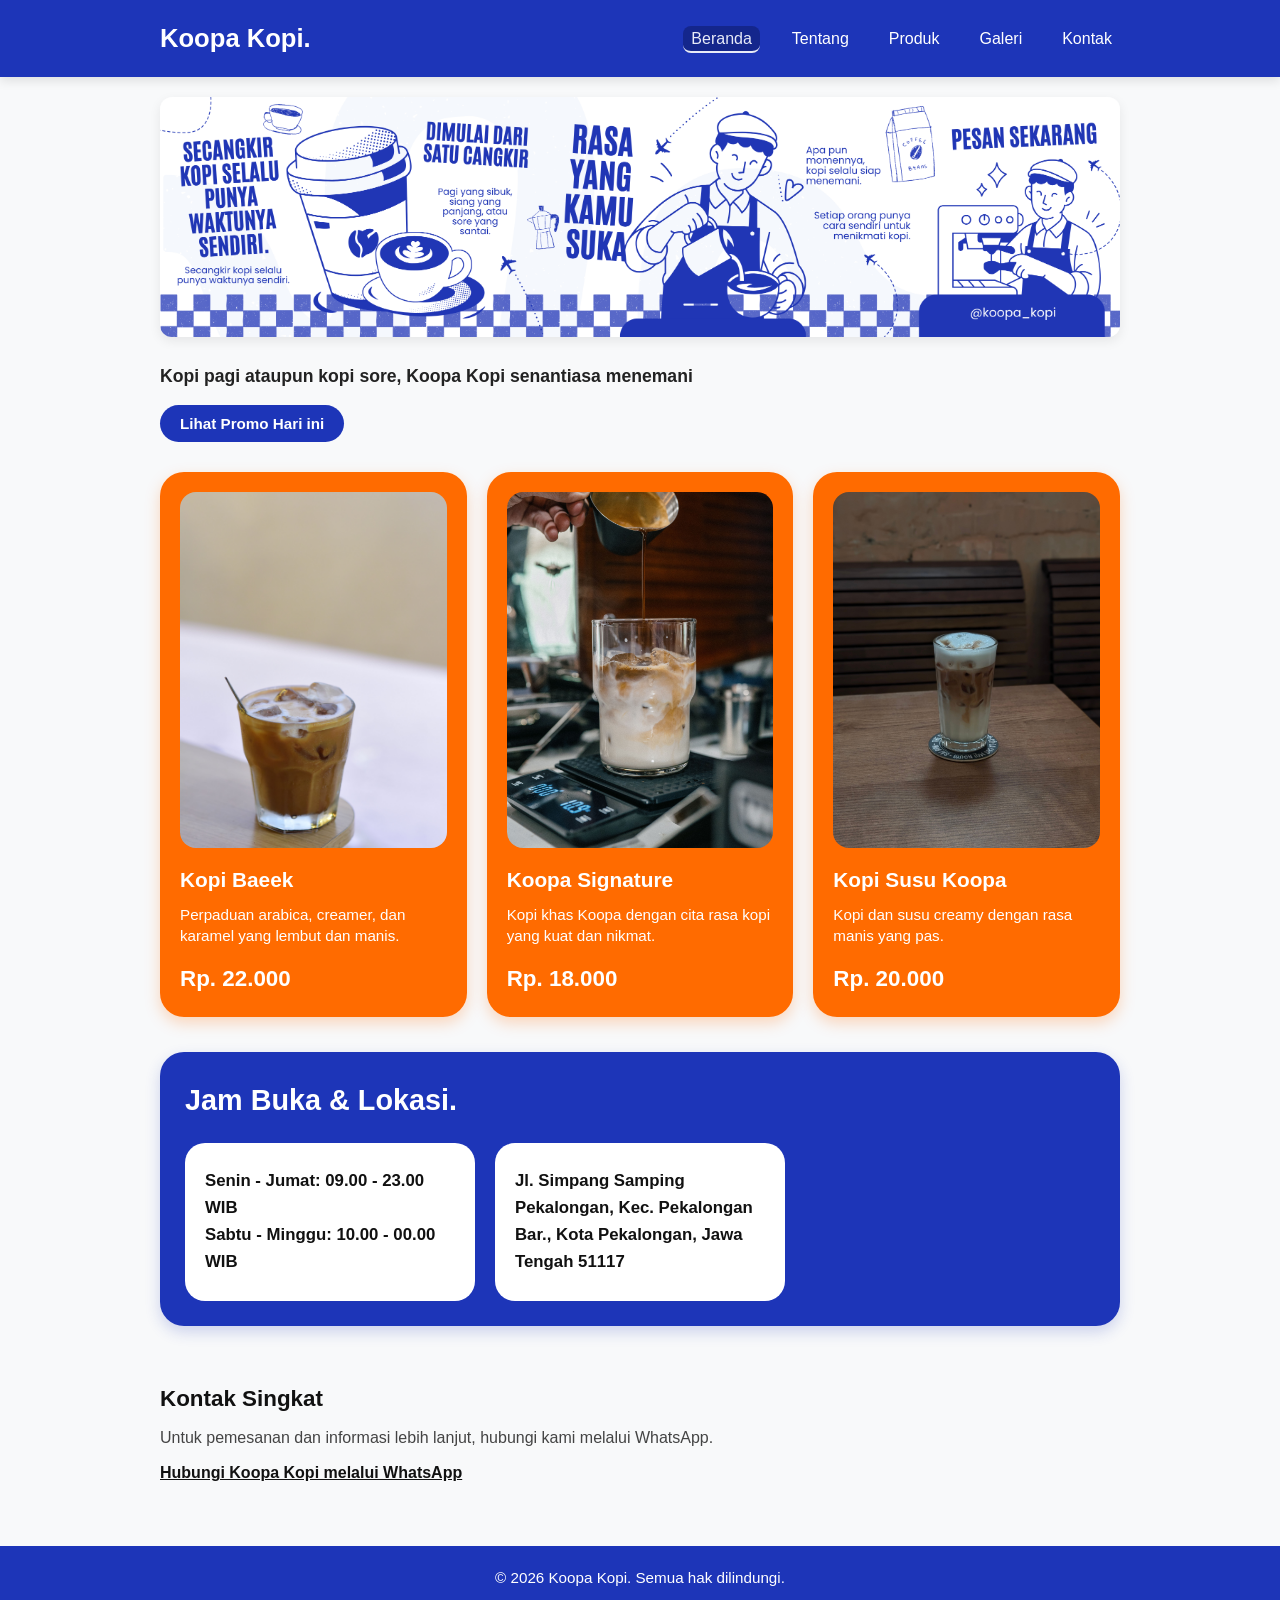
<file: index.html>
<!DOCTYPE html>
<html lang="id">
<head>
  <meta charset="UTF-8">
  <meta name="viewport" content="width=device-width, initial-scale=1.0">
  <title>Koopa Kopi - Beranda</title>
  <link rel="stylesheet" href="css/style.css">
  <script src="js/app.js" defer></script>
</head>
<body>

  <header class="navbar">
  <div class="container nav-container">
    <a href="index.html" class="logo">Koopa Kopi.</a>
    
    <nav>
      <input type="checkbox" id="menu-toggle" class="menu-toggle">
      <label for="menu-toggle" class="hamburger">&#9776;</label>

      <ul class="nav-links">
        <li><a href="index.html" class="active">Beranda</a></li>
        <li><a href="tentang.html">Tentang</a></li>
        <li><a href="produk.html">Produk</a></li>
        <li><a href="galeri.html">Galeri</a></li>
        <li><a href="kontak.html">Kontak</a></li>
      </ul>
    </nav>
  </div>
</header>

  <!-- Main Content -->
  <main class="container">
    <!-- Hero Banner -->
    <section class="hero-section">
      <img src="Assets/images/homebanner.png" alt="Hero Banner Koopa Kopi" class="responsive-banner">
    </section>

    <!-- Sub-headline & Promo -->
    <section class="promo-section">
      <p class="sub-headline">Kopi pagi ataupun kopi sore, Koopa Kopi senantiasa menemani</p>
      <button id="btn-promo" class="btn-primary">Lihat Promo Hari ini</button>
      <div id="promo-box" class="promo-box hidden">
        <strong>BUY 2 GET 1 JIKA BELI LANGSUNG KE OUTLET KOOPA KOPI.</strong>
      </div>
    </section>

    <!-- Menu Cards -->
    <section class="menu-section">
      <div class="card-grid">
        <!-- Card 1 -->
        <article class="card">
          <img src="Assets/images/baeek.png" alt="Kopi Baeek" class="card-img">
          <div class="card-body">
            <h3 class="card-title">Kopi Baeek</h3>
            <p class="card-desc">Perpaduan arabica, creamer, dan karamel yang lembut dan manis.</p>
            <p class="card-price">Rp. 22.000</p>
          </div>
        </article>

        <!-- Card 2 -->
        <article class="card">
          <img src="Assets/images/koopasignature.png" alt="Koopa Signature" class="card-img">
          <div class="card-body">
            <h3 class="card-title">Koopa Signature</h3>
            <p class="card-desc">Kopi khas Koopa dengan cita rasa kopi yang kuat dan nikmat.</p>
            <p class="card-price">Rp. 18.000</p>
          </div>
        </article>

        <!-- Card 3 -->
        <article class="card">
          <img src="Assets/images/kopsukoopa.png" alt="Kopi Susu Koopa" class="card-img">
          <div class="card-body">
            <h3 class="card-title">Kopi Susu Koopa</h3>
            <p class="card-desc">Kopi dan susu creamy dengan rasa manis yang pas.</p>
            <p class="card-price">Rp. 20.000</p>
          </div>
        </article>
      </div>
    </section>

    <!-- Jam Buka & Lokasi -->
    <section class="info-section">
      <h2 class="info-main-title">Jam Buka & Lokasi.</h2>
      <div class="info-grid">
        <div class="info-box">
          <p><strong>Senin - Jumat: 09.00 - 23.00 WIB</strong></p>
          <p><strong>Sabtu - Minggu: 10.00 - 00.00 WIB</strong></p>
        </div>
        <div class="info-box">
          <p><strong>Jl. Simpang Samping Pekalongan, Kec. Pekalongan Bar., Kota Pekalongan, Jawa Tengah 51117</strong></p>
        </div>
      </div>
    </section>

    <!-- Kontak Singkat -->
    <section id="kontak" class="contact-section">
      <h2>Kontak Singkat</h2>
      <p>Untuk pemesanan dan informasi lebih lanjut, hubungi kami melalui WhatsApp.</p>
      <a href="https://wa.me/" target="_blank" rel="noopener noreferrer" class="btn-whatsapp">Hubungi Koopa Kopi melalui WhatsApp</a>
    </section>
  </main>

  <!-- Footer -->
  <footer class="footer">
    <p>© 2026 Koopa Kopi. Semua hak dilindungi.</p>
  </footer>

  <script src="js/script.js"></script>
</body>
</html>
</file>
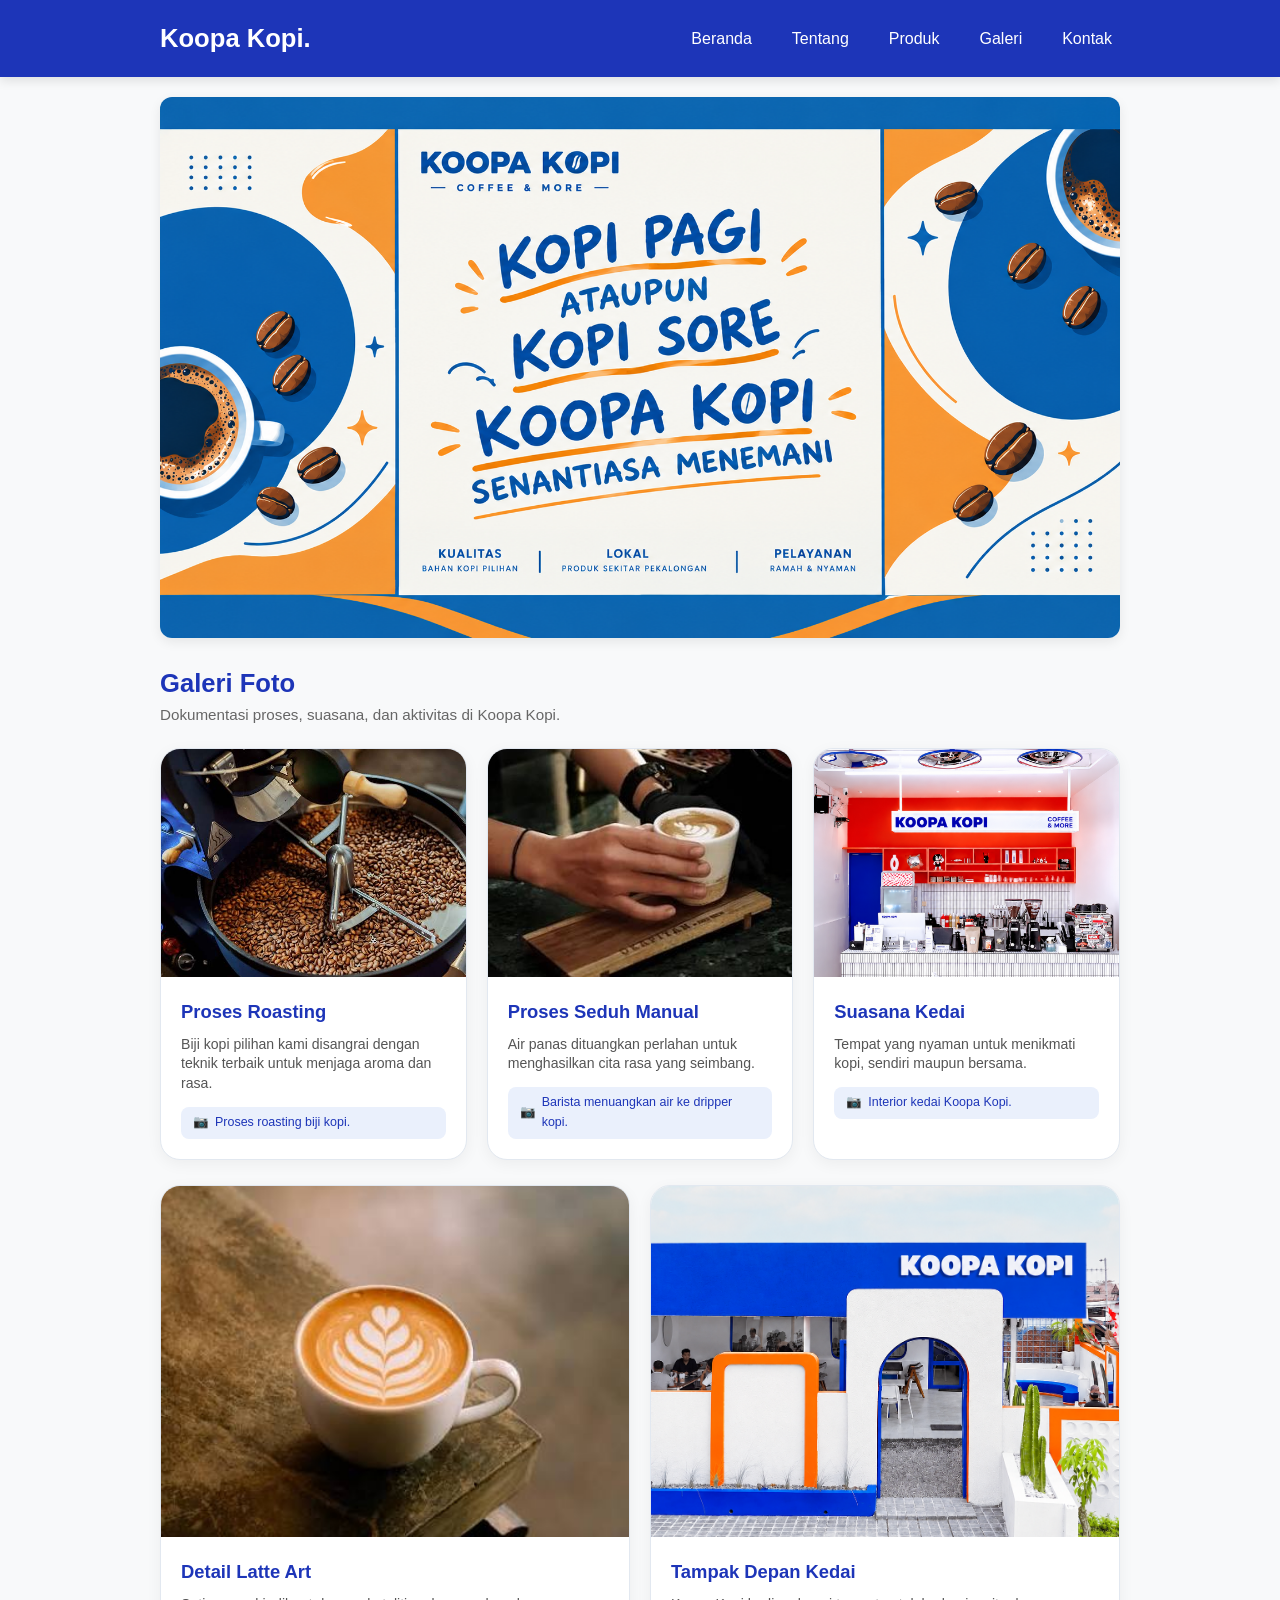
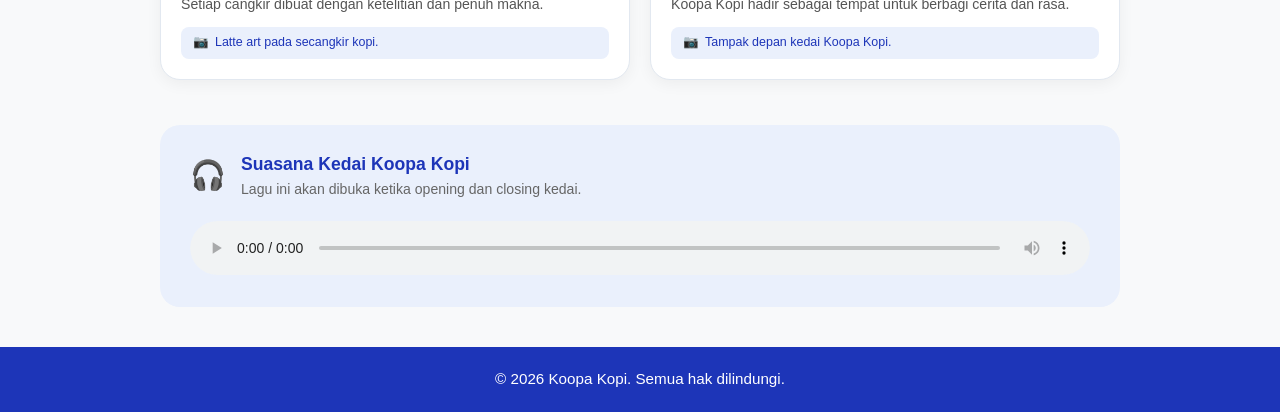
<file: galeri.html>
<!DOCTYPE html>
<html lang="id">
<head>
  <meta charset="UTF-8">
  <meta name="viewport" content="width=device-width, initial-scale=1.0">
  <title>Koopa Kopi - Galeri</title>
  <link rel="stylesheet" href="css/style.css">
  <script src="js/app.js" defer></script>
</head>
<body>

  <!-- Header & Navigation -->
<header class="navbar">
  <div class="container nav-container">
    <a href="index.html" class="logo">Koopa Kopi.</a>
    
    <nav>
      <input type="checkbox" id="menu-toggle" class="menu-toggle">
      <label for="menu-toggle" class="hamburger">&#9776;</label>

      <ul class="nav-links">
        <li><a href="index.html">Beranda</a></li>
        <li><a href="tentang.html">Tentang</a></li>
        <li><a href="produk.html">Produk</a></li>
        <li><a href="galeri.html">Galeri</a></li>
        <li><a href="kontak.html">Kontak</a></li>
      </ul>
    </nav>
  </div>
</header>

  <!-- Main Content -->
  <main class="container">

    <!-- Hero Banner Galeri -->
    <section class="hero-section">
      <img src="Assets/images/bannergaleri.png" alt="Koopa Kopi Banner - Kopi Pagi ataupun Kopi Sore" class="responsive-banner">
    </section>

    <!-- Galeri Foto Section -->
    <section class="section-block">
      <div class="section-header">
        <h2>Galeri Foto</h2>
        <p>Dokumentasi proses, suasana, dan aktivitas di Koopa Kopi.</p>
      </div>

      <!-- Baris 1: 3 Kolom Card -->
      <div class="gallery-grid-3">
        <!-- Item 1 -->
        <article class="gallery-card">
          <img src="Assets/images/roastkoopa.png" alt="Proses Roasting" class="gallery-card-img">
          <div class="gallery-card-body">
            <h3>Proses Roasting</h3>
            <p class="gallery-desc">Biji kopi pilihan kami disangrai dengan teknik terbaik untuk menjaga aroma dan rasa.</p>
            <div class="gallery-meta-tag">
              <span class="icon-camera">📷</span>
              <span>Proses roasting biji kopi.</span>
            </div>
          </div>
        </article>

        <!-- Item 2 -->
        <article class="gallery-card">
          <img src="Assets/images/seduhkoopa.png" alt="Proses Seduh Manual" class="gallery-card-img">
          <div class="gallery-card-body">
            <h3>Proses Seduh Manual</h3>
            <p class="gallery-desc">Air panas dituangkan perlahan untuk menghasilkan cita rasa yang seimbang.</p>
            <div class="gallery-meta-tag">
              <span class="icon-camera">📷</span>
              <span>Barista menuangkan air ke dripper kopi.</span>
            </div>
          </div>
        </article>

        <!-- Item 3 -->
        <article class="gallery-card">
          <img src="Assets/images/innerkoopa.png" alt="Suasana Kedai" class="gallery-card-img">
          <div class="gallery-card-body">
            <h3>Suasana Kedai</h3>
            <p class="gallery-desc">Tempat yang nyaman untuk menikmati kopi, sendiri maupun bersama.</p>
            <div class="gallery-meta-tag">
              <span class="icon-camera">📷</span>
              <span>Interior kedai Koopa Kopi.</span>
            </div>

          </div>
        </article>
      </div>

      <!-- Baris 2: 2 Kolom Card -->
      <div class="gallery-grid-2">
        <!-- Item 4 -->
        <article class="gallery-card">
          <img src="Assets/images/latteart.png" alt="Detail Latte Art" class="gallery-card-img">
          <div class="gallery-card-body">
            <h3>Detail Latte Art</h3>
            <p class="gallery-desc">Setiap cangkir dibuat dengan ketelitian dan penuh makna.</p>
            <div class="gallery-meta-tag">
              <span class="icon-camera">📷</span>
              <span>Latte art pada secangkir kopi.</span>
            </div>
          </div>
        </article>

        <!-- Item 5 -->
        <article class="gallery-card">
          <img src="Assets/images/koopakedai.png" alt="Tampak Depan Kedai" class="gallery-card-img">
          <div class="gallery-card-body">
            <h3>Tampak Depan Kedai</h3>
            <p class="gallery-desc">Koopa Kopi hadir sebagai tempat untuk berbagi cerita dan rasa.</p>
            <div class="gallery-meta-tag">
              <span class="icon-camera">📷</span>
              <span>Tampak depan kedai Koopa Kopi.</span>
            </div>
          </div>
        </article>
      </div>
    </section>

    <!-- Audio Player Section -->
    <section class="audio-section">
      <div class="audio-container">
        <div class="audio-info">
          <div class="audio-icon">🎧</div>
          <div>
            <h3>Suasana Kedai Koopa Kopi</h3>
            <p>Lagu ini akan dibuka ketika opening dan closing kedai.</p>
          </div>
        </div>
        <div class="audio-player-wrapper">
          <audio controls class="custom-audio-player">
            <source src="Assets/audio/lalukoopa.mp3" type="audio/mpeg">
            
          </audio>
        </div>
      </div>
    </section>

  </main>

  <!-- Footer -->
  <footer class="footer">
    <p>© 2026 Koopa Kopi. Semua hak dilindungi.</p>
  </footer>

  <script src="js/script.js"></script>
</body>
</html>
</file>
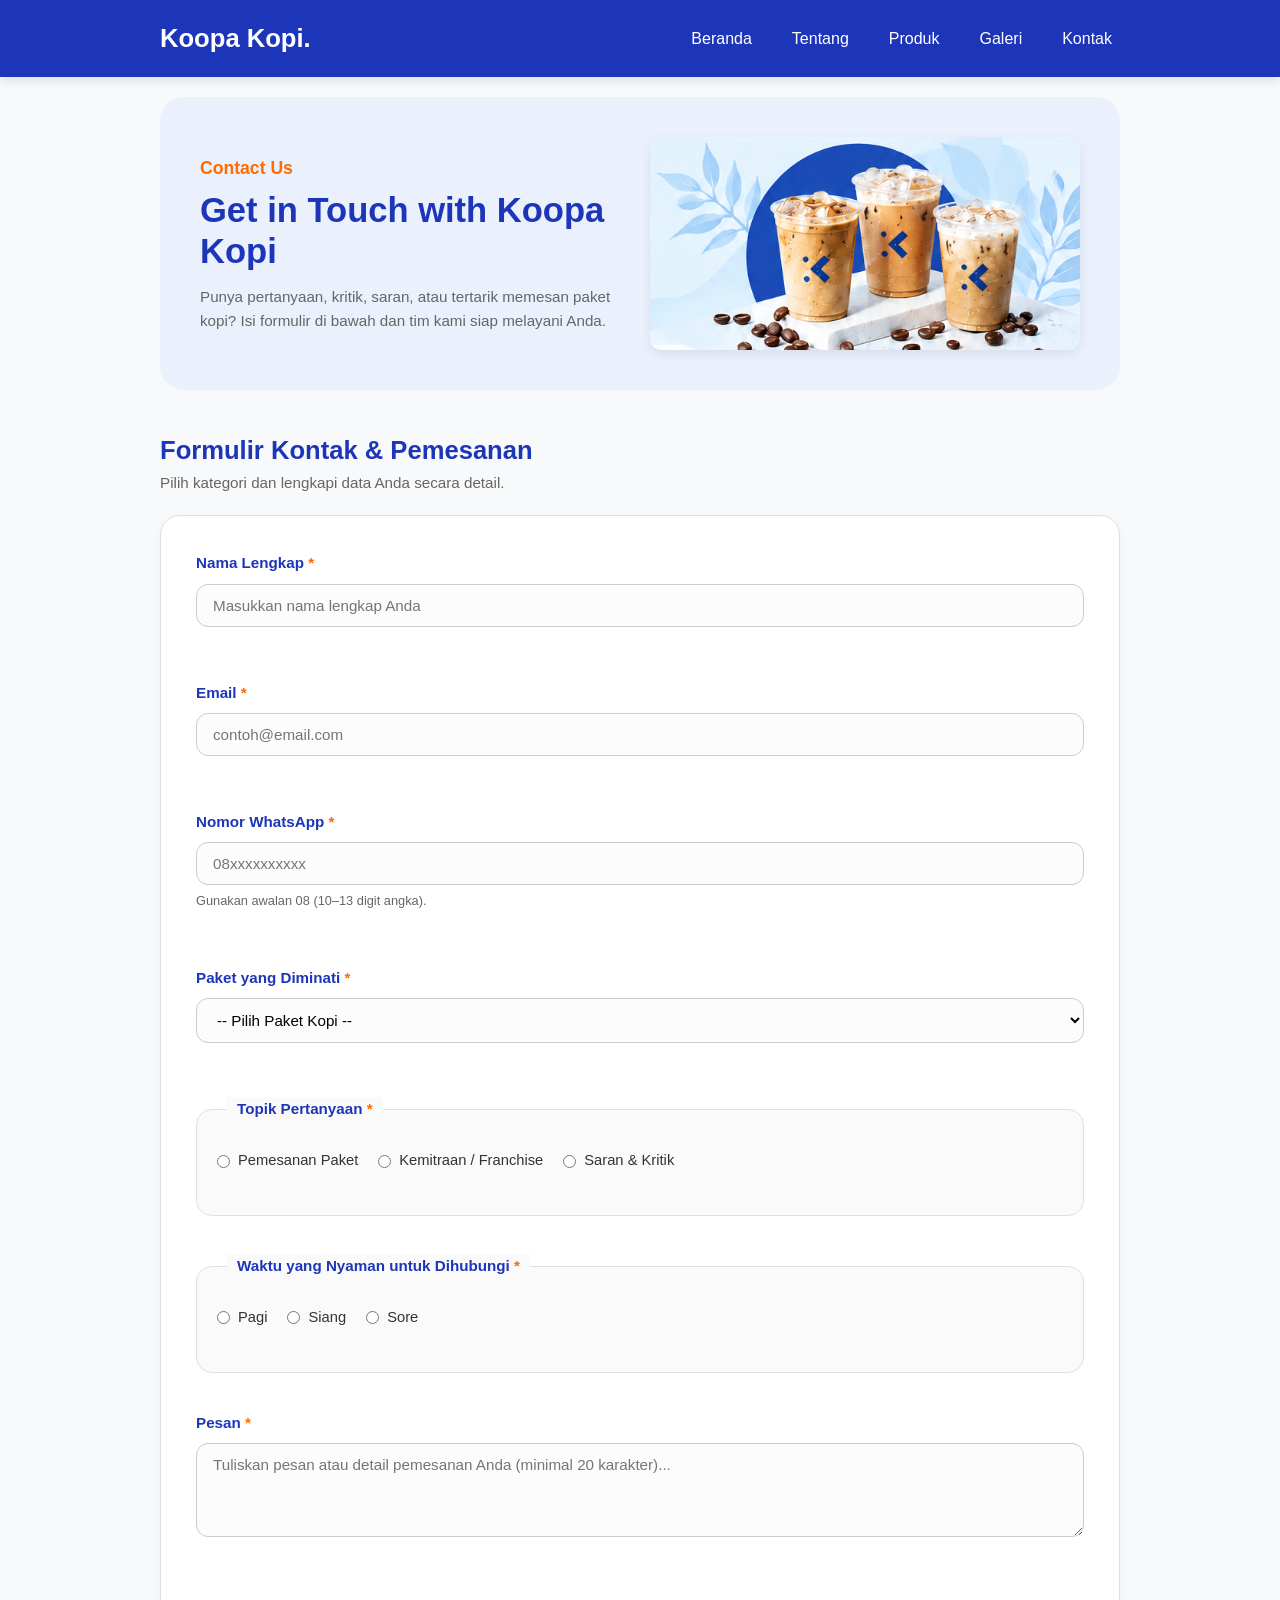
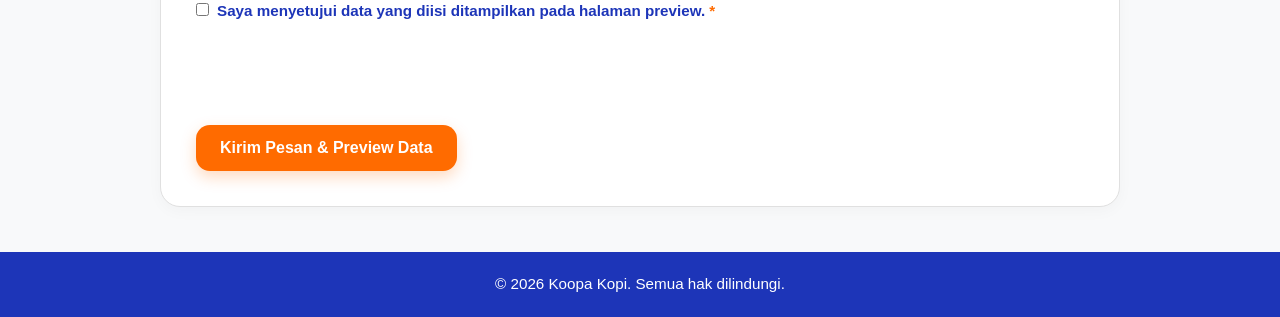
<file: kontak.html>
<!DOCTYPE html>
<html lang="id">
<head>
  <meta charset="UTF-8">
  <meta name="viewport" content="width=device-width, initial-scale=1.0">
  <title>Koopa Kopi - Kontak Kami</title>
  <link rel="stylesheet" href="css/style.css">
  <script src="js/app.js" defer></script>
  <script src="js/script.js" defer></script>
  <script src="js/form.js" defer></script>
</head>
<body>

  <!-- Header & Navigation -->
  <header class="navbar">
    <div class="container nav-container">
      <a href="index.html" class="logo">Koopa Kopi.</a>
      
      <nav>
        <input type="checkbox" id="menu-toggle" class="menu-toggle">
        <label for="menu-toggle" class="hamburger">&#9776;</label>

        <ul class="nav-links">
          <li><a href="index.html">Beranda</a></li>
          <li><a href="tentang.html">Tentang</a></li>
          <li><a href="produk.html">Produk</a></li>
          <li><a href="galeri.html">Galeri</a></li>
          <li><a href="kontak.html">Kontak</a></li>
        </ul>
      </nav>
    </div>
  </header>

  <!-- Main Content -->
  <main class="container">

    <!-- Hero Banner Kontak -->
    <section class="product-hero">
      <div class="product-hero-text">
        <span class="tag-orange">Contact Us</span>
        <h1>Get in Touch with Koopa Kopi</h1>
        <p>Punya pertanyaan, kritik, saran, atau tertarik memesan paket kopi? Isi formulir di bawah dan tim kami siap melayani Anda.</p>
      </div>
      <div class="product-hero-img">
        <img src="Assets/images/bannerkontak.png" alt="Get in Touch with Koopa Kopi" class="responsive-banner">
      </div>
    </section>

    <!-- Section Formulir Kontak -->
    <section class="section-block">
      <div class="section-header">
        <h2>Formulir Kontak & Pemesanan</h2>
        <p>Pilih kategori dan lengkapi data Anda secara detail.</p>
      </div>

      <!-- Panel Preferensi Tersimpan (localStorage) -->
      <div id="preferensi-panel" class="preferensi-panel hidden" aria-live="polite">
        <div class="preferensi-info">
          <strong>Preferensi Tersimpan:</strong>
          <span id="preferensi-teks">-</span>
        </div>
        <div class="preferensi-actions">
          <button type="button" id="btn-terapkan-pref" class="btn-pref-apply">Terapkan</button>
          <button type="button" id="btn-hapus-pref" class="btn-pref-reset">Hapus Preferensi</button>
        </div>
      </div>

      <div class="contact-card-container">
        <form id="contact-form" class="contact-form" action="#" method="POST" novalidate>
          
          <!-- Nama Lengkap -->
          <div class="form-group">
            <label for="nama">Nama Lengkap <span class="required-star">*</span></label>
            <input type="text" id="nama" name="nama" required minlength="3" placeholder="Masukkan nama lengkap Anda" aria-describedby="nama-error">
            <p id="nama-error" class="field-error" aria-live="polite"></p>
          </div>

          <!-- Email -->
          <div class="form-group">
            <label for="email">Email <span class="required-star">*</span></label>
            <input type="email" id="email" name="email" required placeholder="contoh@email.com" aria-describedby="email-error">
            <p id="email-error" class="field-error" aria-live="polite"></p>
          </div>

          <!-- Nomor WhatsApp -->
          <div class="form-group">
            <label for="whatsapp">Nomor WhatsApp <span class="required-star">*</span></label>
            <input type="tel" id="whatsapp" name="whatsapp" required pattern="^08[0-9]{8,11}$" placeholder="08xxxxxxxxxx" aria-describedby="wa-help whatsapp-error">
            <small id="wa-help" class="help-text">Gunakan awalan 08 (10–13 digit angka).</small>
            <p id="whatsapp-error" class="field-error" aria-live="polite"></p>
          </div>

          <!-- Paket yang Diminati -->
          <div class="form-group">
            <label for="paket">Paket yang Diminati <span class="required-star">*</span></label>
            <select id="paket" name="paket" required aria-describedby="paket-error">
              <option value="" disabled selected>-- Pilih Paket Kopi --</option>
              <option value="Paket Sejuta Rumahan">Paket Sejuta Rumahan</option>
              <option value="Paket Kantor Mingguan">Paket Kantor Mingguan</option>
              <option value="Paket Tester">Paket Tester</option>
              <option value="Lainnya">Lainnya / Pertanyaan Umum</option>
            </select>
            <p id="paket-error" class="field-error" aria-live="polite"></p>
          </div>

          <!-- Topik Pertanyaan -->
          <fieldset id="fieldset-topik" class="form-fieldset" aria-describedby="topik-error">
            <legend>Topik Pertanyaan <span class="required-star">*</span></legend>
            <div class="radio-group">
              <label><input type="radio" name="topik" value="Pemesanan Paket" required> Pemesanan Paket</label>
              <label><input type="radio" name="topik" value="Kemitraan / Franchise"> Kemitraan / Franchise</label>
              <label><input type="radio" name="topik" value="Saran & Kritik"> Saran & Kritik</label>
            </div>
            <p id="topik-error" class="field-error" aria-live="polite"></p>
          </fieldset>

          <!-- Waktu Kontak -->
          <fieldset id="fieldset-waktu" class="form-fieldset" aria-describedby="waktu-error">
            <legend>Waktu yang Nyaman untuk Dihubungi <span class="required-star">*</span></legend>
            <div class="radio-group">
              <label><input type="radio" name="waktu" value="Pagi (08.00 - 12.00)" required> Pagi</label>
              <label><input type="radio" name="waktu" value="Siang (12.00 - 15.00)"> Siang</label>
              <label><input type="radio" name="waktu" value="Sore (15.00 - 18.00)"> Sore</label>
            </div>
            <p id="waktu-error" class="field-error" aria-live="polite"></p>
          </fieldset>

          <!-- Pesan -->
          <div class="form-group">
            <label for="pesan">Pesan <span class="required-star">*</span></label>
            <textarea id="pesan" name="pesan" rows="4" required minlength="20" placeholder="Tuliskan pesan atau detail pemesanan Anda (minimal 20 karakter)..." aria-describedby="pesan-error"></textarea>
            <p id="pesan-error" class="field-error" aria-live="polite"></p>
          </div>

          <!-- Konfirmasi Persetujuan -->
          <div class="form-group checkbox-group">
            <label class="checkbox-label">
              <input type="checkbox" id="setuju" name="setuju" required aria-describedby="setuju-error">
              <span>Saya menyetujui data yang diisi ditampilkan pada halaman preview. <span class="required-star">*</span></span>
            </label>
            <p id="setuju-error" class="field-error" aria-live="polite"></p>
          </div>

          <!-- Feedback Status Form -->
          <p id="form-feedback" class="form-feedback" aria-live="polite"></p>

          <button type="submit" class="btn-primary-orange">Kirim Pesan & Preview Data</button>
        </form>

        <!-- Container Preview Data Form -->
        <div id="preview-box" class="preview-box hidden" aria-live="polite">
          <div class="preview-header">
            <h3>Preview Data Formulir</h3>
            <span class="badge-orange">Berhasil Dikirim!</span>
          </div>
          <p class="preview-subtext">Terima kasih! Berikut adalah ringkasan data yang Anda masukkan:</p>
          <hr class="preview-hr">
          <ul class="preview-list">
            <li><strong>Nama Lengkap:</strong> <span id="prev-nama">-</span></li>
            <li><strong>Email:</strong> <span id="prev-email">-</span></li>
            <li><strong>Nomor WhatsApp:</strong> <span id="prev-whatsapp">-</span></li>
            <li><strong>Paket Diminati:</strong> <span id="prev-paket">-</span></li>
            <li><strong>Topik Pertanyaan:</strong> <span id="prev-topik">-</span></li>
            <li><strong>Waktu Kontak:</strong> <span id="prev-waktu">-</span></li>
            <li><strong>Pesan:</strong> <span id="prev-pesan">-</span></li>
          </ul>
        </div>
      </div>
    </section>

  </main>

  <!-- Footer -->
  <footer class="footer">
    <p>© 2026 Koopa Kopi. Semua hak dilindungi.</p>
  </footer>

</body>
</html>
</file>
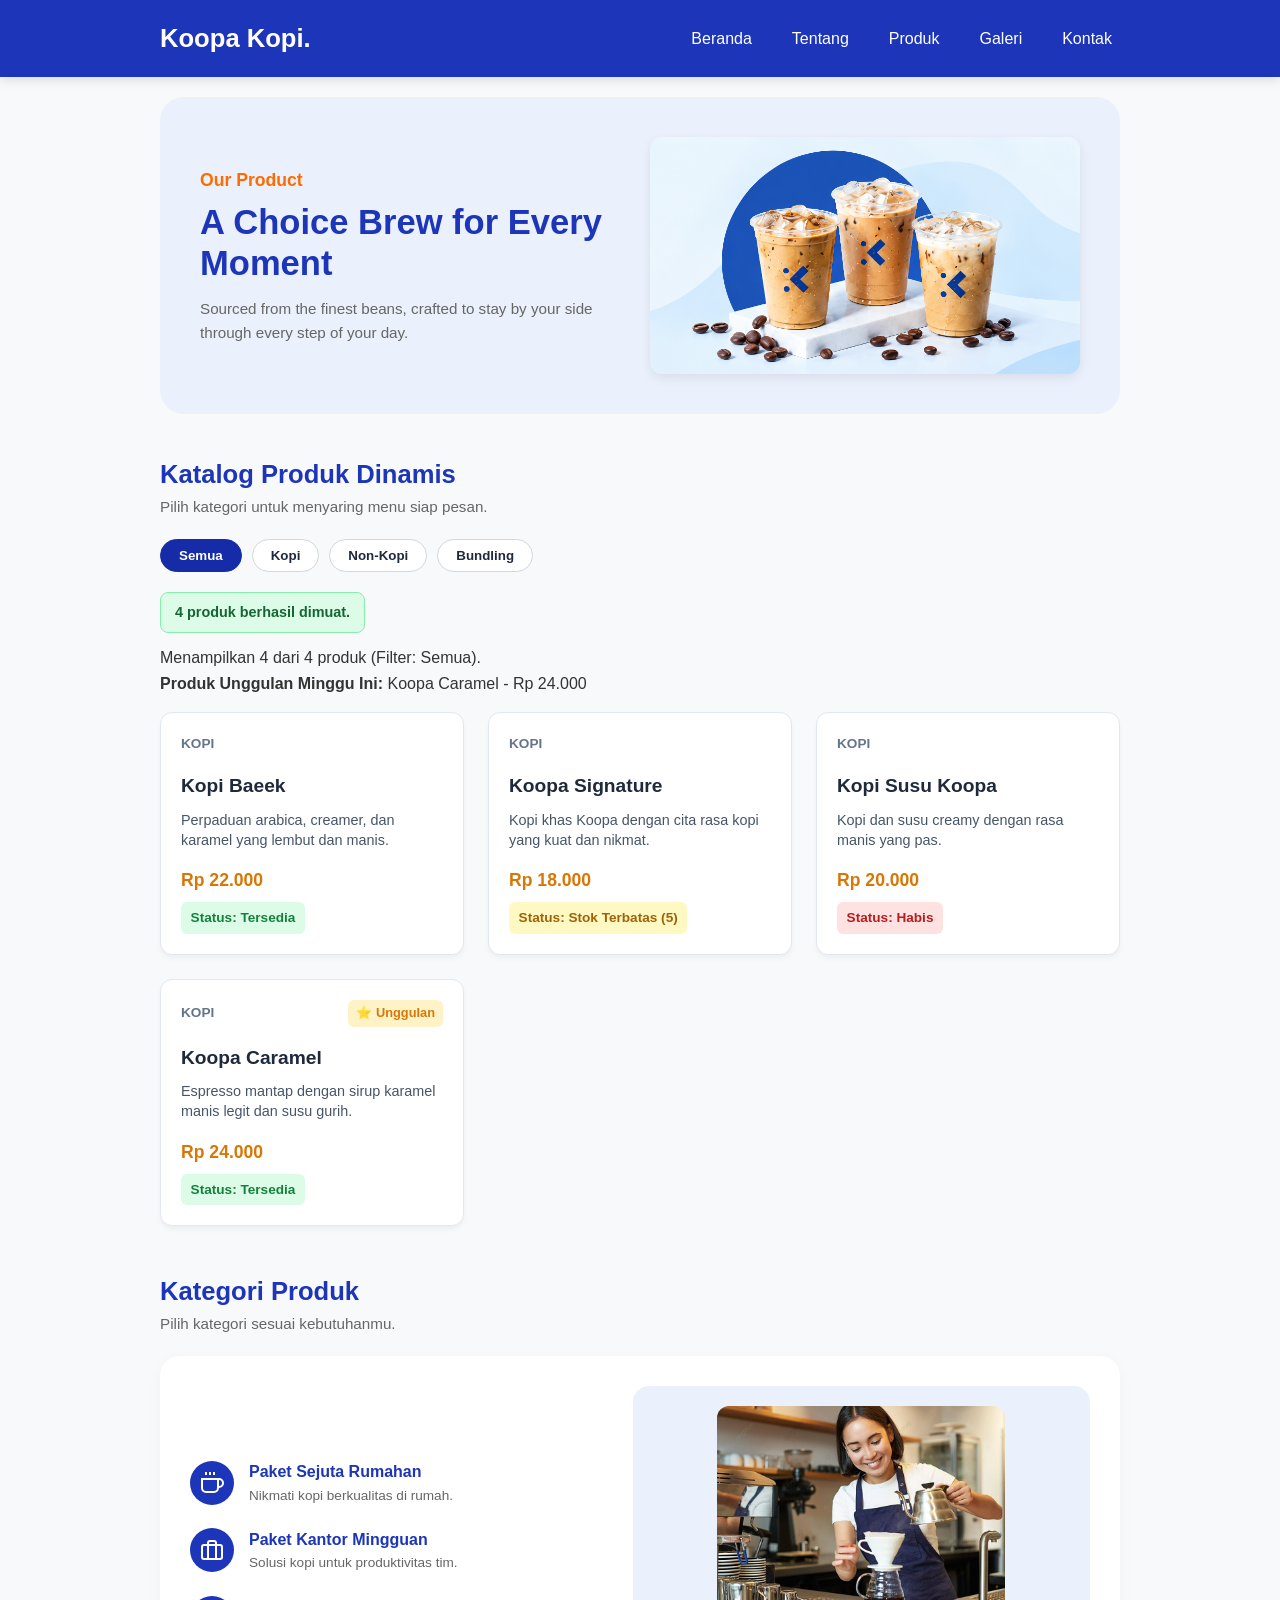
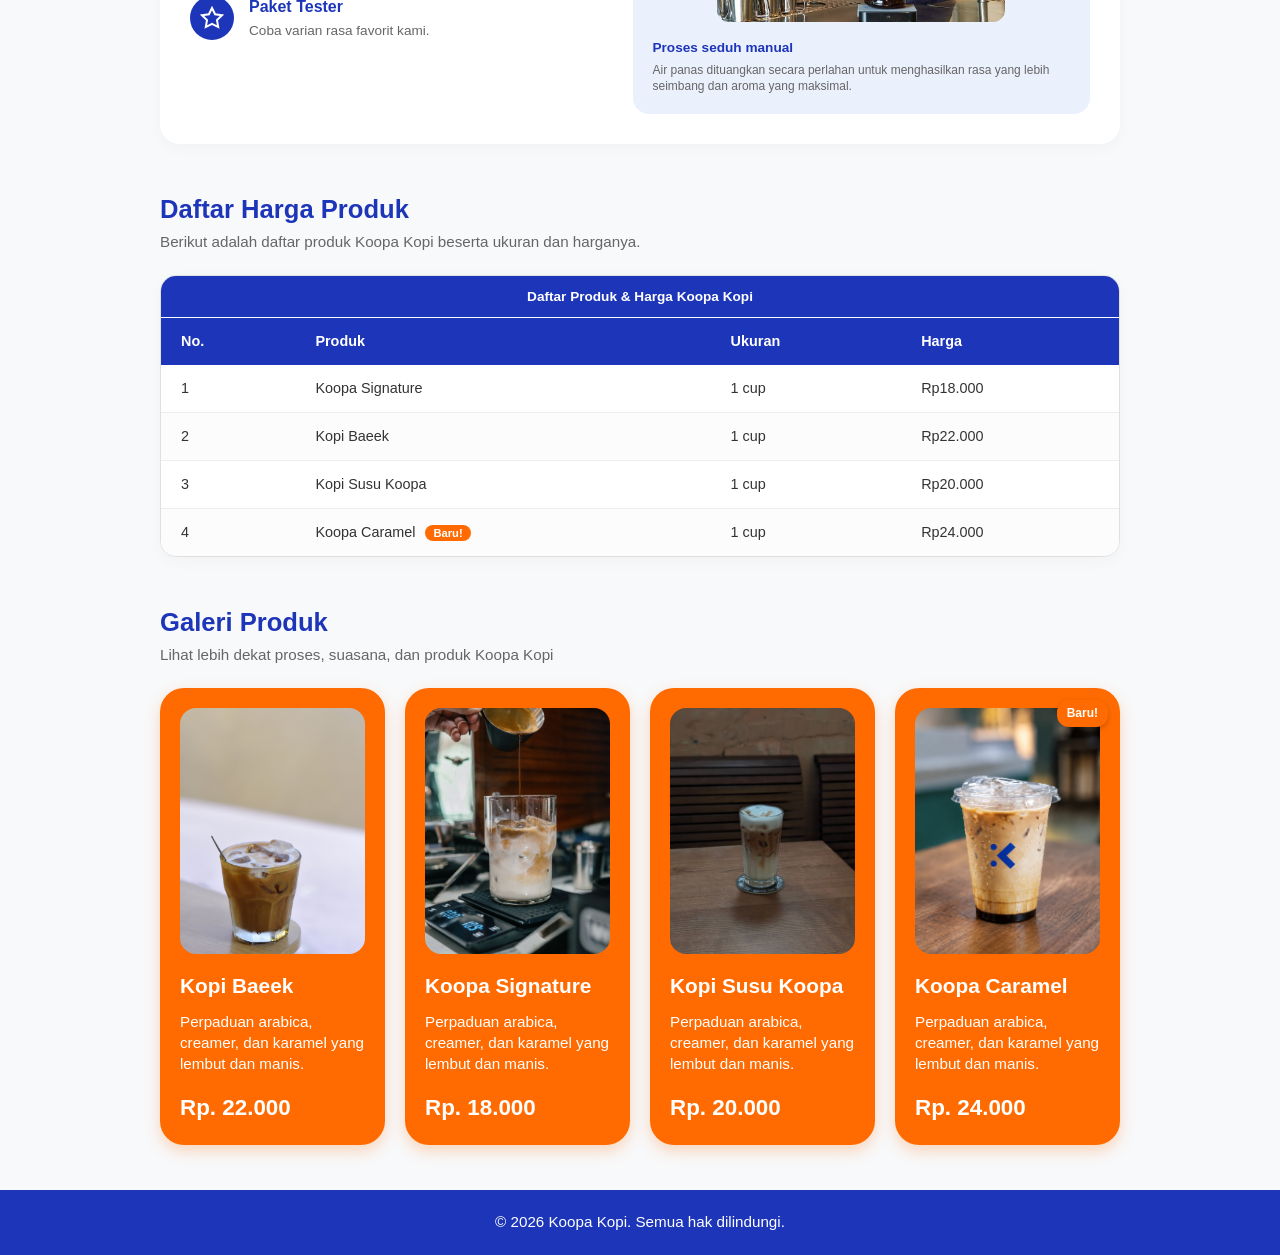
<file: produk.html>
<!DOCTYPE html>
<html lang="id">
<head>
  <meta charset="UTF-8">
  <meta name="viewport" content="width=device-width, initial-scale=1.0">
  <title>Koopa Kopi - Produk</title>
  <link rel="stylesheet" href="css/style.css">
  <script type="module" src="js/catalog-api.js"></script>
</head>
<body>

  <!-- Header & Navigation -->
  <header class="navbar">
    <div class="container nav-container">
      <a href="index.html" class="logo">Koopa Kopi.</a>
      
      <nav>
        <input type="checkbox" id="menu-toggle" class="menu-toggle">
        <label for="menu-toggle" class="hamburger">&#9776;</label>

        <ul class="nav-links">
          <li><a href="index.html">Beranda</a></li>
          <li><a href="tentang.html">Tentang</a></li>
          <li><a href="produk.html">Produk</a></li>
          <li><a href="galeri.html">Galeri</a></li>
          <li><a href="kontak.html">Kontak</a></li>
        </ul>
      </nav>
    </div>
  </header>

  <!-- Main Content -->
  <main class="container">

    <!-- Hero Banner Produk -->
    <section class="product-hero">
      <div class="product-hero-text">
        <span class="tag-orange">Our Product</span>
        <h1>A Choice Brew for Every Moment</h1>
        <p>Sourced from the finest beans, crafted to stay by your side through every step of your day.</p>
      </div>
      <div class="product-hero-img">
        <img src="Assets/images/bannerproduk.png" alt="A Choice Brew for Every Moment" class="responsive-banner" width="600" height="300">
      </div>
    </section>

    <!-- Target Render Produk Dinamis (P13 Fetch API & JSON) -->
    <section class="section-block">
      <div class="section-header">
        <h2>Katalog Produk Dinamis</h2>
        <p>Pilih kategori untuk menyaring menu siap pesan.</p>
      </div>

      <!-- Filtering Kategori -->
      <div class="filter-container">
        <button class="filter-btn is-active" data-filter="Semua">Semua</button>
        <button class="filter-btn" data-filter="Kopi">Kopi</button>
        <button class="filter-btn" data-filter="Non-Kopi">Non-Kopi</button>
        <button class="filter-btn" data-filter="Bundling">Bundling</button>
      </div>

      <!-- Status UI State P13 -->
      <p id="catalog-status" class="catalog-status" aria-live="polite">Produk belum dimuat.</p>
      <p id="produk-ringkasan">Menunggu data produk.</p>
      <p id="produk-unggulan">Produk unggulan akan muncul setelah data dimuat.</p>
      <div id="produk-dinamis" class="product-grid"></div>
    </section>

    <!-- Kategori Produk Section -->
    <section class="section-block">
      <div class="section-header">
        <h2>Kategori Produk</h2>
        <p>Pilih kategori sesuai kebutuhanmu.</p>
      </div>

      <div class="kategori-grid">
        <div class="kategori-list">
          <!-- Item 1 -->
          <div class="kategori-item">
            <div class="icon-circle">
              <svg width="24" height="24" viewBox="0 0 24 24" fill="none" stroke="currentColor" stroke-width="2"><path d="M18 8h1a4 4 0 0 1 0 8h-1"></path><path d="M2 8h16v9a4 4 0 0 1-4 4H6a4 4 0 0 1-4-4V8z"></path><line x1="6" y1="1" x2="6" y2="4"></line><line x1="10" y1="1" x2="10" y2="4"></line><line x1="14" y1="1" x2="14" y2="4"></line></svg>
            </div>
            <div>
              <h3>Paket Sejuta Rumahan</h3>
              <p>Nikmati kopi berkualitas di rumah.</p>
            </div>
          </div>

          <!-- Item 2 -->
          <div class="kategori-item">
            <div class="icon-circle">
              <svg width="24" height="24" viewBox="0 0 24 24" fill="none" stroke="currentColor" stroke-width="2"><rect x="2" y="7" width="20" height="14" rx="2" ry="2"></rect><path d="M16 21V5a2 2 0 0 0-2-2h-4a2 2 0 0 0-2 2v16"></path></svg>
            </div>
            <div>
              <h3>Paket Kantor Mingguan</h3>
              <p>Solusi kopi untuk produktivitas tim.</p>
            </div>
          </div>

          <!-- Item 3 -->
          <div class="kategori-item">
            <div class="icon-circle">
              <svg width="24" height="24" viewBox="0 0 24 24" fill="none" stroke="currentColor" stroke-width="2"><polygon points="12 2 15.09 8.26 22 9.27 17 14.14 18.18 21.02 12 17.77 5.82 21.02 7 14.14 2 9.27 8.91 8.26 12 2"></polygon></svg>
            </div>
            <div>
              <h3>Paket Tester</h3>
              <p>Coba varian rasa favorit kami.</p>
            </div>
          </div>
        </div>

        <!-- Gambar Ilustrasi Samping Kategori -->
        <div class="kategori-illustration">
          <img src="Assets/images/seduhan.png" alt="Proses Seduh Manual" class="illustration-img" width="400" height="300" loading="lazy">
          <div class="caption-box">
            <h4>Proses seduh manual</h4>
            <p>Air panas dituangkan secara perlahan untuk menghasilkan rasa yang lebih seimbang dan aroma yang maksimal.</p>
          </div>
        </div>
      </div>
    </section>

    <!-- Daftar Harga Produk Section (WCAG Accessible Table P07) -->
    <section class="section-block">
      <div class="section-header">
        <h2>Daftar Harga Produk</h2>
        <p>Berikut adalah daftar produk Koopa Kopi beserta ukuran dan harganya.</p>
      </div>

      <!-- Aksesibilitas P07: role="region", aria-labelledby, & tabindex="0" -->
      <div class="table-container" role="region" aria-labelledby="table-caption-produk" tabindex="0">
        <table class="product-table">
          <caption id="table-caption-produk" class="table-title">Daftar Produk & Harga Koopa Kopi</caption>
          <thead>
            <tr>
              <th scope="col">No.</th>
              <th scope="col">Produk</th>
              <th scope="col">Ukuran</th>
              <th scope="col">Harga</th>
            </tr>
          </thead>
          <tbody>
            <tr>
              <td>1</td>
              <td>Koopa Signature</td>
              <td>1 cup</td>
              <td>Rp18.000</td>
            </tr>
            <tr>
              <td>2</td>
              <td>Kopi Baeek</td>
              <td>1 cup</td>
              <td>Rp22.000</td>
            </tr>
            <tr>
              <td>3</td>
              <td>Kopi Susu Koopa</td>
              <td>1 cup</td>
              <td>Rp20.000</td>
            </tr>
            <tr>
              <td>4</td>
              <td>
                Koopa Caramel <span class="badge-orange">Baru!</span>
              </td>
              <td>1 cup</td>
              <td>Rp24.000</td>
            </tr>
          </tbody>
        </table>
      </div>
    </section>

    <!-- Galeri Produk Section -->
    <section class="section-block">
      <div class="section-header">
        <h2>Galeri Produk</h2>
        <p>Lihat lebih dekat proses, suasana, dan produk Koopa Kopi</p>
      </div>

      <div class="card-grid gallery-grid">
        <!-- Card 1 -->
        <article class="card">
          <img src="Assets/images/baeek.png" alt="Kopi Baeek" class="card-img" width="400" height="300" loading="lazy">
          <div class="card-body">
            <h3 class="card-title">Kopi Baeek</h3>
            <p class="card-desc">Perpaduan arabica, creamer, dan karamel yang lembut dan manis.</p>
            <p class="card-price">Rp. 22.000</p>
          </div>
        </article>

        <!-- Card 2 -->
        <article class="card">
          <img src="Assets/images/koopasignature.png" alt="Koopa Signature" class="card-img" width="400" height="300" loading="lazy">
          <div class="card-body">
            <h3 class="card-title">Koopa Signature</h3>
            <p class="card-desc">Perpaduan arabica, creamer, dan karamel yang lembut dan manis.</p>
            <p class="card-price">Rp. 18.000</p>
          </div>
        </article>

        <!-- Card 3 -->
        <article class="card">
          <img src="Assets/images/kopsukoopa.png" alt="Kopi Susu Koopa" class="card-img" width="400" height="300" loading="lazy">
          <div class="card-body">
            <h3 class="card-title">Kopi Susu Koopa</h3>
            <p class="card-desc">Perpaduan arabica, creamer, dan karamel yang lembut dan manis.</p>
            <p class="card-price">Rp. 20.000</p>
          </div>
        </article>

        <!-- Card 4 -->
        <article class="card card-with-badge">
          <span class="card-badge">Baru!</span>
          <img src="Assets/images/koopacaramel.png" alt="Koopa Caramel" class="card-img" width="400" height="300" loading="lazy">
          <div class="card-body">
            <h3 class="card-title">Koopa Caramel</h3>
            <p class="card-desc">Perpaduan arabica, creamer, dan karamel yang lembut dan manis.</p>
            <p class="card-price">Rp. 24.000</p>
          </div>
        </article>
      </div>
    </section>

  </main>

  <!-- Footer -->
  <footer class="footer">
    <p>© 2026 Koopa Kopi. Semua hak dilindungi.</p>
  </footer>

  <script src="js/script.js"></script>
</body>
</html>
</file>
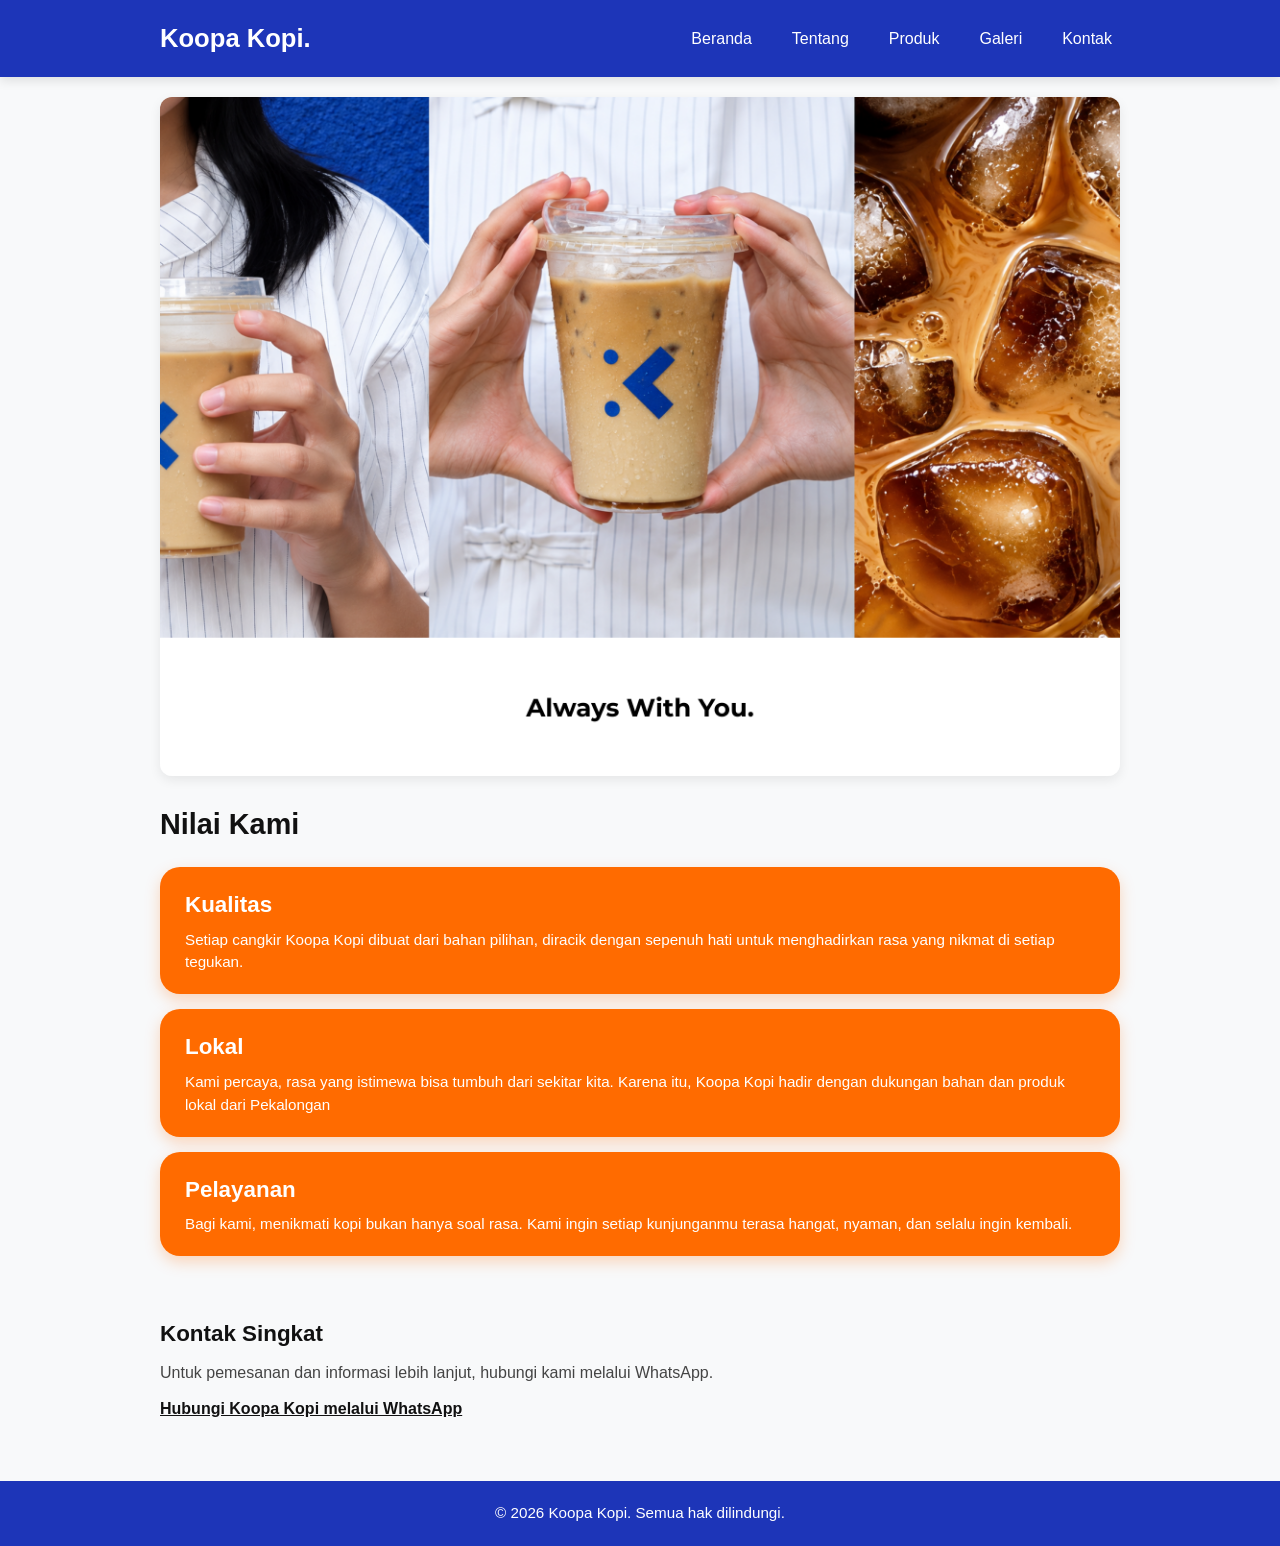
<file: tentang.html>
<!DOCTYPE html>
<html lang="id">
<head>
  <meta charset="UTF-8">
  <meta name="viewport" content="width=device-width, initial-scale=1.0">
  <title>Koopa Kopi - Tentang Kami</title>
  <link rel="stylesheet" href="css/style.css">
  <script src="js/app.js" defer></script>
</head>
<body>

  <!-- Header & Navigation -->
<header class="navbar">
  <div class="container nav-container">
    <a href="index.html" class="logo">Koopa Kopi.</a>
    
    <nav>
      <input type="checkbox" id="menu-toggle" class="menu-toggle">
      <label for="menu-toggle" class="hamburger">&#9776;</label>

      <ul class="nav-links">
        <li><a href="index.html">Beranda</a></li>
        <li><a href="tentang.html">Tentang</a></li>
        <li><a href="produk.html">Produk</a></li>
        <li><a href="galeri.html">Galeri</a></li>
        <li><a href="kontak.html">Kontak</a></li>
      </ul>
    </nav>
  </div>
</header>

  <!-- Main Content -->
  <main class="container">
    <!-- Hero Banner / Image Header -->
    <section class="hero-section">
      <img src="Assets/images/bannerawy.png" alt="Always With You Banner" class="responsive-banner">
    </section>

    <!-- Nilai Kami Section -->
    <section class="values-section">
      <h2 class="section-title">Nilai Kami</h2>
      <div class="values-list">
        <!-- Value 1 -->
        <article class="value-card">
          <h3>Kualitas</h3>
          <p>Setiap cangkir Koopa Kopi dibuat dari bahan pilihan, diracik dengan sepenuh hati untuk menghadirkan rasa yang nikmat di setiap tegukan.</p>
        </article>

        <!-- Value 2 -->
        <article class="value-card">
          <h3>Lokal</h3>
          <p>Kami percaya, rasa yang istimewa bisa tumbuh dari sekitar kita. Karena itu, Koopa Kopi hadir dengan dukungan bahan dan produk lokal dari Pekalongan</p>
        </article>

        <!-- Value 3 -->
        <article class="value-card">
          <h3>Pelayanan</h3>
          <p>Bagi kami, menikmati kopi bukan hanya soal rasa. Kami ingin setiap kunjunganmu terasa hangat, nyaman, dan selalu ingin kembali.</p>
        </article>
      </div>
    </section>

    <!-- Kontak Singkat -->
    <section id="kontak" class="contact-section">
      <h2>Kontak Singkat</h2>
      <p>Untuk pemesanan dan informasi lebih lanjut, hubungi kami melalui WhatsApp.</p>
      <a href="https://wa.me/" target="_blank" rel="noopener noreferrer" class="btn-whatsapp">Hubungi Koopa Kopi melalui WhatsApp</a>
    </section>
  </main>

  <!-- Footer -->
  <footer class="footer">
    <p>© 2026 Koopa Kopi. Semua hak dilindungi.</p>
  </footer>

  <script src="js/script.js"></script>
</body>
</html>
</file>
<file: css/style.css>
:root {
  --color-primary: #1d35b8;
  --color-primary-strong: #142588;
  --color-focus: #ff6b00;
  --color-focus-hover: #e05e00;

  --color-surface: #ffffff;
  --color-surface-subtle: #f8f9fa;
  --color-surface-accent: #eaf0fc;
  --color-text: #333333;
  --color-text-dark: #111111;
  --color-muted: #666666;
  --color-border: #e0e0e0;
  --color-border-dark: #cbd5e1;

  --font-family: 'Segoe UI', Tahoma, Geneva, Verdana, sans-serif;
  --line-height-body: 1.6;
  --line-height-heading: 1.25;

  --space-1: 4px;
  --space-2: 8px;
  --space-3: 12px;
  --space-4: 16px;
  --space-5: clamp(16px, 2.5vw, 20px);
  --space-6: clamp(20px, 3.5vw, 25px);
  --space-7: clamp(28px, 4.5vw, 35px);

  --radius-sm: 8px;
  --radius-md: 12px;
  --radius-lg: 16px;
  --radius-xl: 20px;
  --radius-pill: 30px;

  --shadow-sm: 0 2px 6px rgba(0, 0, 0, 0.05);
  --shadow-md: 0 4px 12px rgba(0, 0, 0, 0.08);
  --shadow-lg: 0 6px 15px rgba(29, 53, 184, 0.2);
  --shadow-orange: 0 6px 15px rgba(255, 107, 0, 0.25);
}

/* reset & focus keyboard */
*, *::before, *::after {
  margin: 0;
  padding: 0;
  box-sizing: border-box;
  font-family: var(--font-family);
}

body {
  background-color: var(--color-surface-subtle);
  color: var(--color-text);
  line-height: var(--line-height-body);
  overflow-x: hidden;
}

:focus-visible {
  outline: 3px solid var(--color-focus);
  outline-offset: 3px;
}

img, video {
  max-width: 100%;
  height: auto;
  display: block;
}

/* layout & navbar */
.container {
  max-width: 1000px;
  margin: 0 auto;
  padding: 0 var(--space-5);
}

.navbar {
  background-color: var(--color-primary);
  color: var(--color-surface);
  padding: 18px 0;
  position: sticky;
  top: 0;
  z-index: 1000;
  box-shadow: 0 4px 10px rgba(0, 0, 0, 0.1);
}

.nav-container {
  display: flex;
  flex-direction: column;
  align-items: center;
  gap: 12px;
}

.logo {
  font-size: clamp(1.3rem, 1rem + 1vw, 1.6rem);
  font-weight: 800;
  color: var(--color-surface);
  text-decoration: none;
}

.nav-links {
  list-style: none;
  display: flex;
  flex-wrap: wrap;
  justify-content: center;
  gap: 12px 24px;
}

.nav-links a {
  color: var(--color-surface);
  text-decoration: none;
  font-size: 1rem;
  font-weight: 500;
  padding: var(--space-1) var(--space-2);
  border-radius: var(--radius-sm);
  transition: opacity 0.3s ease, background-color 0.3s ease;
}

.nav-links a:hover,
.nav-links a.active {
  opacity: 0.9;
  border-bottom: 2px solid var(--color-surface);
  background-color: var(--color-primary-strong);
}

/* hero section */
.hero-section {
  margin-top: var(--space-5);
  margin-bottom: var(--space-6);
}

.responsive-banner {
  width: 100%;
  height: auto;
  object-fit: cover;
  border-radius: var(--radius-md);
  box-shadow: var(--shadow-md);
}

.promo-section {
  margin-bottom: 30px;
}

.sub-headline {
  font-weight: 700;
  font-size: clamp(1rem, 0.9rem + 0.5vw, 1.1rem);
  color: #222222;
  margin-bottom: 15px;
}

.btn-primary {
  background-color: var(--color-primary);
  color: var(--color-surface);
  border: none;
  padding: 10px 20px;
  border-radius: var(--radius-pill);
  font-size: 0.95rem;
  font-weight: 600;
  cursor: pointer;
  transition: background-color 0.3s ease;
}

.btn-primary:hover {
  background-color: var(--color-primary-strong);
}

.promo-box {
  margin-top: 15px;
  background-color: #e2e8f0;
  border-radius: var(--radius-xl);
  padding: 10px 20px;
  display: inline-block;
  font-size: 0.85rem;
  color: var(--color-text-dark);
  box-shadow: var(--shadow-sm);
}

.hidden {
  display: none;
}

/* cards & grid */
.menu-section {
  margin-bottom: var(--space-7);
}

.card-grid {
  display: grid;
  grid-template-columns: repeat(auto-fill, minmax(min(100%, 280px), 1fr));
  gap: var(--space-5);
}

.card {
  background-color: var(--color-focus);
  color: var(--color-surface);
  border-radius: 24px;
  padding: var(--space-5);
  box-shadow: var(--shadow-orange);
  display: flex;
  flex-direction: column;
  justify-content: space-between;
}

.card-img {
  width: 100%;
  aspect-ratio: 3 / 4;
  object-fit: cover;
  border-radius: var(--radius-lg);
  margin-bottom: 15px;
}

.card-body {
  display: flex;
  flex-direction: column;
  flex-grow: 1;
}

.card-title {
  font-size: clamp(1.1rem, 1rem + 0.5vw, 1.3rem);
  margin-bottom: 8px;
}

.card-desc {
  font-size: 0.95rem;
  line-height: 1.4;
  margin-bottom: 15px;
  flex-grow: 1;
}

.card-price {
  font-size: 1.4rem;
  font-weight: 800;
}

/* info section */
.info-section {
  background-color: var(--color-primary);
  border-radius: 24px;
  padding: var(--space-6);
  color: var(--color-surface);
  margin-bottom: var(--space-7);
  box-shadow: var(--shadow-lg);
}

.info-main-title {
  font-size: clamp(1.4rem, 1rem + 1vw, 1.8rem);
  margin-bottom: var(--space-5);
}

.info-grid {
  display: grid;
  grid-template-columns: repeat(auto-fill, minmax(min(100%, 280px), 1fr));
  gap: var(--space-5);
}

.info-box {
  background-color: var(--color-surface);
  color: var(--color-text-dark);
  border-radius: var(--radius-xl);
  padding: var(--space-6) var(--space-5);
  display: flex;
  flex-direction: column;
  justify-content: center;
  font-size: 1.05rem;
  line-height: var(--line-height-body);
}

.values-section {
  margin-bottom: 40px;
}

.section-title {
  font-size: clamp(1.4rem, 1rem + 1vw, 1.8rem);
  margin-bottom: var(--space-5);
  color: var(--color-text-dark);
}

.values-list {
  display: flex;
  flex-direction: column;
  gap: 15px;
}

.value-card {
  background-color: var(--color-focus);
  color: var(--color-surface);
  border-radius: var(--radius-xl);
  padding: var(--space-5) var(--space-6);
  box-shadow: var(--shadow-orange);
}

.value-card h3 {
  font-size: 1.4rem;
  margin-bottom: 6px;
}

.value-card p {
  font-size: 0.95rem;
  line-height: 1.5;
}

.contact-section {
  padding: var(--space-5) 0;
  margin-bottom: 40px;
}

.contact-section h2 {
  font-size: 1.4rem;
  margin-bottom: var(--space-2);
  color: var(--color-text-dark);
}

.contact-section p {
  font-size: 1rem;
  margin-bottom: 10px;
  color: #444444;
}

.btn-whatsapp {
  color: var(--color-text-dark);
  font-weight: 700;
  text-decoration: underline;
  font-size: 1rem;
  display: inline-block;
}

.btn-whatsapp:hover {
  color: var(--color-primary);
}

/* product section */
.product-hero {
  background-color: var(--color-surface-accent);
  border-radius: 24px;
  padding: 40px;
  display: flex;
  flex-direction: column;
  gap: 20px;
  margin-top: var(--space-5);
  margin-bottom: 40px;
}

.product-hero-text {
  flex: 1;
}

.tag-orange {
  color: var(--color-focus);
  font-weight: 700;
  font-size: 1.1rem;
  display: block;
  margin-bottom: var(--space-2);
}

.product-hero-text h1 {
  color: var(--color-primary);
  font-size: clamp(1.6rem, 1.2rem + 1.2vw, 2.2rem);
  line-height: 1.2;
  margin-bottom: var(--space-3);
  font-weight: 800;
}

.product-hero-text p {
  color: var(--color-muted);
  font-size: 0.95rem;
}

.product-hero-img {
  flex: 1;
}

.section-block {
  margin-bottom: 45px;
}

.section-header h2 {
  color: var(--color-primary);
  font-size: clamp(1.3rem, 1rem + 0.8vw, 1.6rem);
  font-weight: 700;
}

.section-header p {
  color: var(--color-muted);
  font-size: 0.95rem;
  margin-bottom: var(--space-5);
}

.kategori-grid {
  background-color: var(--color-surface);
  border-radius: var(--radius-xl);
  padding: 30px;
  display: flex;
  flex-direction: column;
  gap: 25px;
  box-shadow: 0 4px 15px rgba(0,0,0,0.03);
}

.kategori-list {
  flex: 1;
  display: flex;
  flex-direction: column;
  gap: var(--space-5);
  justify-content: center;
}

.kategori-item {
  display: flex;
  align-items: center;
  gap: 15px;
}

.icon-circle {
  width: 44px;
  height: 44px;
  background-color: var(--color-primary);
  color: var(--color-surface);
  border-radius: 50%;
  display: flex;
  align-items: center;
  justify-content: center;
  flex-shrink: 0;
}

.kategori-item h3 {
  font-size: 1rem;
  color: var(--color-primary);
  font-weight: 700;
}

.kategori-item p {
  font-size: 0.85rem;
  color: var(--color-muted);
}

.kategori-illustration {
  flex: 1;
  background-color: var(--color-surface-accent);
  border-radius: var(--radius-lg);
  padding: var(--space-5);
  text-align: center;
}

.illustration-img {
  width: 100%;
  max-width: 18rem;
  height: auto;
  aspect-ratio: 4 / 3;
  object-fit: cover;
  margin: 0 auto 15px auto;
  border-radius: var(--radius-md);
}

.caption-box h4 {
  font-size: 0.85rem;
  color: var(--color-primary);
  margin-bottom: var(--space-1);
  text-align: left;
}

.caption-box p {
  font-size: 0.75rem;
  color: var(--color-muted);
  text-align: left;
  line-height: 1.3;
}

/* wrapper tabel scroll p07 */
.table-container {
  background-color: var(--color-surface);
  border-radius: var(--radius-lg);
  overflow-x: auto;
  -webkit-overflow-scrolling: touch;
  box-shadow: 0 4px 15px rgba(0,0,0,0.03);
  border: 1px solid var(--color-border);
}

.table-container:focus-visible {
  outline: 3px solid var(--color-focus);
  outline-offset: 2px;
}

.table-title {
  background-color: var(--color-primary);
  color: var(--color-surface);
  padding: 10px 20px;
  font-size: 0.85rem;
  font-weight: 600;
}

.product-table {
  width: 100%;
  min-width: 500px;
  border-collapse: collapse;
  text-align: left;
}

.product-table th, 
.product-table td {
  padding: var(--space-3) var(--space-5);
  font-size: 0.9rem;
}

.product-table th {
  background-color: var(--color-primary);
  color: var(--color-surface);
  font-weight: 600;
  border-top: 1px solid rgba(255,255,255,0.2);
}

.product-table tbody tr {
  border-bottom: 1px solid #eeeeee;
}

.product-table tbody tr:nth-child(even) {
  background-color: #fcfcfc;
}

.product-table tbody tr:last-child {
  border-bottom: none;
}

.badge-orange {
  background-color: var(--color-focus);
  color: var(--color-surface);
  font-size: 0.7rem;
  padding: 2px var(--space-2);
  border-radius: 10px;
  margin-left: 6px;
  font-weight: 600;
}

/* gallery section */
.gallery-grid {
  display: grid;
  grid-template-columns: repeat(auto-fill, minmax(min(100%, 220px), 1fr));
  gap: var(--space-5);
}

.card-with-badge {
  position: relative;
}

.card-badge {
  position: absolute;
  top: 12px;
  right: 12px;
  background-color: var(--color-focus);
  color: var(--color-surface);
  font-size: 0.75rem;
  font-weight: 700;
  padding: 4px 10px;
  border-radius: var(--radius-md);
  box-shadow: 0 2px 5px rgba(0,0,0,0.2);
}

.gallery-grid-3 {
  display: grid;
  grid-template-columns: repeat(auto-fill, minmax(min(100%, 280px), 1fr));
  gap: var(--space-5);
  margin-bottom: var(--space-6);
}

.gallery-grid-2 {
  display: grid;
  grid-template-columns: repeat(auto-fill, minmax(min(100%, 320px), 1fr));
  gap: var(--space-5);
  margin-bottom: 40px;
}

.gallery-card {
  background-color: var(--color-surface);
  border-radius: var(--radius-xl);
  overflow: hidden;
  box-shadow: 0 4px 15px rgba(0, 0, 0, 0.05);
  border: 1px solid #e2e8f0;
  display: flex;
  flex-direction: column;
}

.gallery-card-img {
  width: 100%;
  aspect-ratio: 4 / 3;
  object-fit: cover;
}

.gallery-card-body {
  padding: var(--space-5);
  display: flex;
  flex-direction: column;
  gap: var(--space-2);
  flex-grow: 1;
}

.gallery-card-body h3 {
  color: var(--color-primary);
  font-size: 1.15rem;
  font-weight: 700;
}

.gallery-desc {
  color: #555555;
  font-size: 0.88rem;
  line-height: 1.4;
}

.gallery-meta-tag {
  background-color: var(--color-surface-accent);
  color: var(--color-primary);
  padding: 6px var(--space-3);
  border-radius: var(--radius-sm);
  font-size: 0.78rem;
  display: flex;
  align-items: center;
  gap: 6px;
  margin-top: 5px;
}

.gallery-alt-text {
  color: #888888;
  font-size: 0.72rem;
}

.audio-section {
  margin-bottom: 40px;
}

.audio-container {
  background-color: var(--color-surface-accent);
  border-radius: var(--radius-xl);
  padding: 25px 30px;
  display: flex;
  flex-direction: column;
  gap: var(--space-5);
}

.audio-info {
  display: flex;
  align-items: center;
  gap: 15px;
}

.audio-icon {
  font-size: 1.8rem;
  color: var(--color-primary);
}

.audio-info h3 {
  color: var(--color-primary);
  font-size: 1.1rem;
  font-weight: 700;
}

.audio-info p {
  color: var(--color-muted);
  font-size: 0.88rem;
}

.custom-audio-player {
  width: 100%;
  border-radius: var(--radius-pill);
  outline: none;
}

/* form contact */
.contact-card-container {
  background-color: var(--color-surface);
  border-radius: var(--radius-xl);
  padding: var(--space-7);
  box-shadow: 0 4px 15px rgba(0,0,0,0.03);
  border: 1px solid var(--color-border);
}

.contact-form {
  display: flex;
  flex-direction: column;
  gap: 22px;
}

.form-group {
  display: flex;
  flex-direction: column;
  gap: var(--space-2);
}

.form-group label {
  font-weight: 700;
  color: var(--color-primary);
  font-size: 0.95rem;
}

.required-star {
  color: var(--color-focus);
}

.contact-form input[type="text"],
.contact-form input[type="email"],
.contact-form input[type="tel"],
.contact-form select,
.contact-form textarea {
  width: 100%;
  padding: 12px 16px;
  border: 1px solid #cccccc;
  border-radius: var(--radius-md);
  font-size: 0.95rem;
  background-color: #fcfcfc;
  transition: all 0.3s ease;
}

.help-text {
  color: var(--color-muted);
  font-size: 0.8rem;
  margin-top: -2px;
}

.form-fieldset {
  border: 1px solid var(--color-border);
  border-radius: var(--radius-lg);
  padding: 18px var(--space-5);
  background-color: #fafafa;
  margin-bottom: var(--space-4);
  position: relative;
}

.form-fieldset legend {
  font-weight: 700;
  color: var(--color-primary);
  font-size: 0.95rem;
  padding: 0 10px;
  background-color: #fafafa;
  margin-left: 10px;
  display: table;
  width: auto;
}

.radio-group {
  display: flex;
  flex-direction: column;
  gap: 12px;
  margin-top: 10px;
}

.radio-group label {
  font-weight: 500;
  color: var(--color-text);
  cursor: pointer;
  display: flex;
  align-items: center;
  gap: var(--space-2);
  font-size: 0.92rem;
}

.btn-primary-orange {
  background-color: var(--color-focus);
  color: var(--color-surface);
  border: none;
  padding: 14px 24px;
  border-radius: 14px;
  font-size: 1rem;
  font-weight: 700;
  cursor: pointer;
  transition: background-color 0.3s ease;
  align-self: flex-start;
  margin-top: 10px;
  box-shadow: var(--shadow-orange);
}

.btn-primary-orange:hover {
  background-color: var(--color-focus-hover);
}

.preview-box {
  background-color: var(--color-surface-accent);
  border-radius: var(--radius-lg);
  padding: var(--space-6);
  margin-top: var(--space-7);
  border: 1px solid var(--color-border-dark);
}

.preview-header {
  display: flex;
  flex-direction: column;
  gap: 4px;
  margin-bottom: 6px;
}

.preview-header h3 {
  color: var(--color-primary);
  font-size: 1.2rem;
  font-weight: 700;
}

.preview-subtext {
  color: #555555;
  font-size: 0.9rem;
}

.preview-hr {
  border: 0;
  height: 1px;
  background-color: var(--color-border-dark);
  margin: 15px 0;
}

.preview-list {
  list-style: none;
  display: flex;
  flex-direction: column;
  gap: 10px;
}

.preview-list li {
  font-size: 0.95rem;
  color: #222222;
  word-break: break-word;
}

.preview-list strong {
  color: var(--color-primary);
}

/* footer */
.footer {
  background-color: var(--color-primary);
  color: var(--color-surface);
  text-align: center;
  padding: var(--space-5) 0;
  margin-top: 40px;
  font-size: 0.95rem;
}

/* media queries p07 */
@media (min-width: 42rem) {
  .radio-group {
    flex-direction: row;
    flex-wrap: wrap;
    gap: var(--space-5);
  }

  .preview-header {
    flex-direction: row;
    justify-content: space-between;
    align-items: center;
  }
}

@media (min-width: 48rem) {
  .product-hero {
    flex-direction: row;
    align-items: center;
  }

  .kategori-grid {
    flex-direction: row;
  }
}

@media (min-width: 60rem) {
  .nav-container {
    flex-direction: row;
    justify-content: space-between;
  }

  .nav-links {
    gap: 24px;
  }
}

/* 1. Sembunyikan checkbox asli dari layar */
.menu-toggle {
  display: none;
}

/* 2. Tampilan ikon hamburger di layar HP */
.hamburger {
  display: block;
  font-size: 1.8rem;
  cursor: pointer;
  padding: 0.5rem;
  color: white;
}

/* 3. Sembunyikan menu bawaan saat di layar HP */
.nav-list {
  display: none;
  flex-direction: column;
  width: 100%;
}

/* 4. TAMPILKAN MENU SAAT HAMBURGER DI-KLIK (CHECKED) */
.menu-toggle:checked ~ .nav-list {
  display: flex;
}

/* 5. Pengaturan Layar Lebar (Desktop) */
@media (min-width: 60rem) {
  .hamburger {
    display: none; /* Sembunyikan hamburger di PC */
  }
  .nav-list {
    display: flex !important; /* Tampilkan menu sejajar di PC */
    flex-direction: row;
  }
}
.menu-toggle {
  display: none;
}

.hamburger {
  display: block;
  font-size: 1.8rem;
  cursor: pointer;
}

.nav-links {
  display: none;
  flex-direction: column;
}

/* Karena input dan ul sekarang sejajar di dalam <nav>, ini pasti jalan! */
.menu-toggle:checked ~ .nav-links {
  display: flex;
}

@media (min-width: 60rem) {
  .hamburger {
    display: none;
  }
  .nav-links {
    display: flex !important;
    flex-direction: row;
  }
}
/* Grid Layout Kartu Produk */
#produk-dinamis {
  display: grid;
  grid-template-columns: repeat(auto-fit, minmax(250px, 1fr));
  gap: 1.5rem;
  margin-top: 1rem;
}

/* Tampilan Kartu Produk */
.card-produk {
  background-color: #ffffff;
  border: 1px solid #e2e8f0;
  border-radius: 12px;
  padding: 1.25rem;
  box-shadow: 0 4px 6px -1px rgba(0, 0, 0, 0.05);
  display: flex;
  flex-direction: column;
  justify-content: space-between;
}

.card-header {
  display: flex;
  justify-content: space-between;
  align-items: center;
  margin-bottom: 0.5rem;
}

.kategori-tag {
  font-size: 0.85rem;
  color: #64748b;
  font-weight: 600;
  text-transform: uppercase;
}

.badge-unggulan {
  background-color: #fef3c7;
  color: #d97706;
  font-size: 0.8rem;
  font-weight: bold;
  padding: 0.2rem 0.5rem;
  border-radius: 6px;
}

.card-produk h3 {
  margin: 0.5rem 0;
  font-size: 1.2rem;
  color: #1e293b;
}

.card-produk .deskripsi {
  font-size: 0.9rem;
  color: #475569;
  margin-bottom: 1rem;
  line-height: 1.4;
}

.card-produk .harga {
  font-size: 1.1rem;
  color: #d97706; /* Warna oranye tema Koopa */
  margin-bottom: 0.5rem;
}

/* Warna Status Stok */
.status {
  font-size: 0.85rem;
  font-weight: 600;
  padding: 0.3rem 0.6rem;
  border-radius: 6px;
  display: inline-block;
  width: fit-content;
}

.stok-tersedia {
  background-color: #dcfce7;
  color: #15803d;
}

.stok-terbatas {
  background-color: #fef9c3;
  color: #a16207;
}

.stok-habis {
  background-color: #fee2e2;
  color: #b91c1c;
}

/* Filter produk */
.filter-container {
  display: flex;
  gap: 10px;
  margin-bottom: 20px;
  flex-wrap: wrap;
}

.filter-btn {
  padding: 8px 18px;
  border: 1.5px solid #d0d7de;
  background-color: #ffffff;
  color: #1e293b;
  border-radius: 20px;
  cursor: pointer;
  font-weight: 600;
  transition: all 0.2s ease-in-out;
}

.filter-btn:hover {
  border-color: #152ba8;
  color: #152ba8;
  background-color: #eef2ff;
}

.filter-btn.is-active {
  background-color: #152ba8;
  color: #ffffff;
  border-color: #152ba8;
}

/* Validasi form & feedback */
.field-error,
.form-feedback {
  margin: 4px 0 0;
  color: #b91c1c;
  font-size: 0.875rem;
  font-weight: 600;
}

.field-error {
  min-height: 1.25rem;
}

.form-feedback {
  margin-bottom: 12px;
}

.form-feedback.success {
  color: #166534;
}

[aria-invalid="true"] {
  border-color: #b91c1c !important;
  box-shadow: 0 0 0 3px rgb(185 28 28 / 15%);
}

.form-fieldset[aria-invalid="true"] {
  border: 1.5px solid #b91c1c;
  border-radius: 8px;
  padding: 12px;
}

.checkbox-group {
  margin-top: 8px;
}

.checkbox-label {
  display: flex;
  align-items: flex-start;
  gap: 8px;
  cursor: pointer;
  font-size: 0.95rem;
}

.checkbox-label input[type="checkbox"] {
  width: auto;
  margin-top: 4px;
}

/* Panel preferensi localStorage */
.preferensi-panel {
  display: flex;
  justify-content: space-between;
  align-items: center;
  gap: 12px;
  flex-wrap: wrap;
  background-color: #eef2ff;
  border: 1.5px solid #152ba8;
  border-radius: 10px;
  padding: 14px 18px;
  margin-bottom: 20px;
  color: #1e293b;
}

.preferensi-panel.hidden {
  display: none;
}

.preferensi-actions {
  display: flex;
  gap: 8px;
}

.btn-pref-apply,
.btn-pref-reset {
  padding: 6px 14px;
  border-radius: 6px;
  font-size: 0.85rem;
  font-weight: 600;
  cursor: pointer;
  border: none;
  transition: opacity 0.2s ease;
}

.btn-pref-apply {
  background-color: #152ba8;
  color: #ffffff;
}

.btn-pref-reset {
  background-color: #fee2e2;
  color: #b91c1c;
  border: 1px solid #fca5a5;
}

.btn-pref-apply:hover,
.btn-pref-reset:hover {
  opacity: 0.85;
}

/* UI States Katalog P13 */
.catalog-status {
  display: inline-block;
  padding: 8px 14px;
  border-radius: 8px;
  font-size: 0.9rem;
  font-weight: 600;
  margin-bottom: 12px;
  background-color: #f1f5f9;
  color: #334155;
  border: 1px solid #cbd5e1;
}

.catalog-status.loading {
  background-color: #eef2ff;
  color: #152ba8;
  border-color: #c7d2fe;
}

.catalog-status.success {
  background-color: #dcfce7;
  color: #166534;
  border-color: #86efac;
}

.catalog-status.empty {
  background-color: #fef9c3;
  color: #854d0e;
  border-color: #fde047;
}

.catalog-status.error {
  background-color: #fee2e2;
  color: #b91c1c;
  border-color: #fca5a5;
}
</file>
